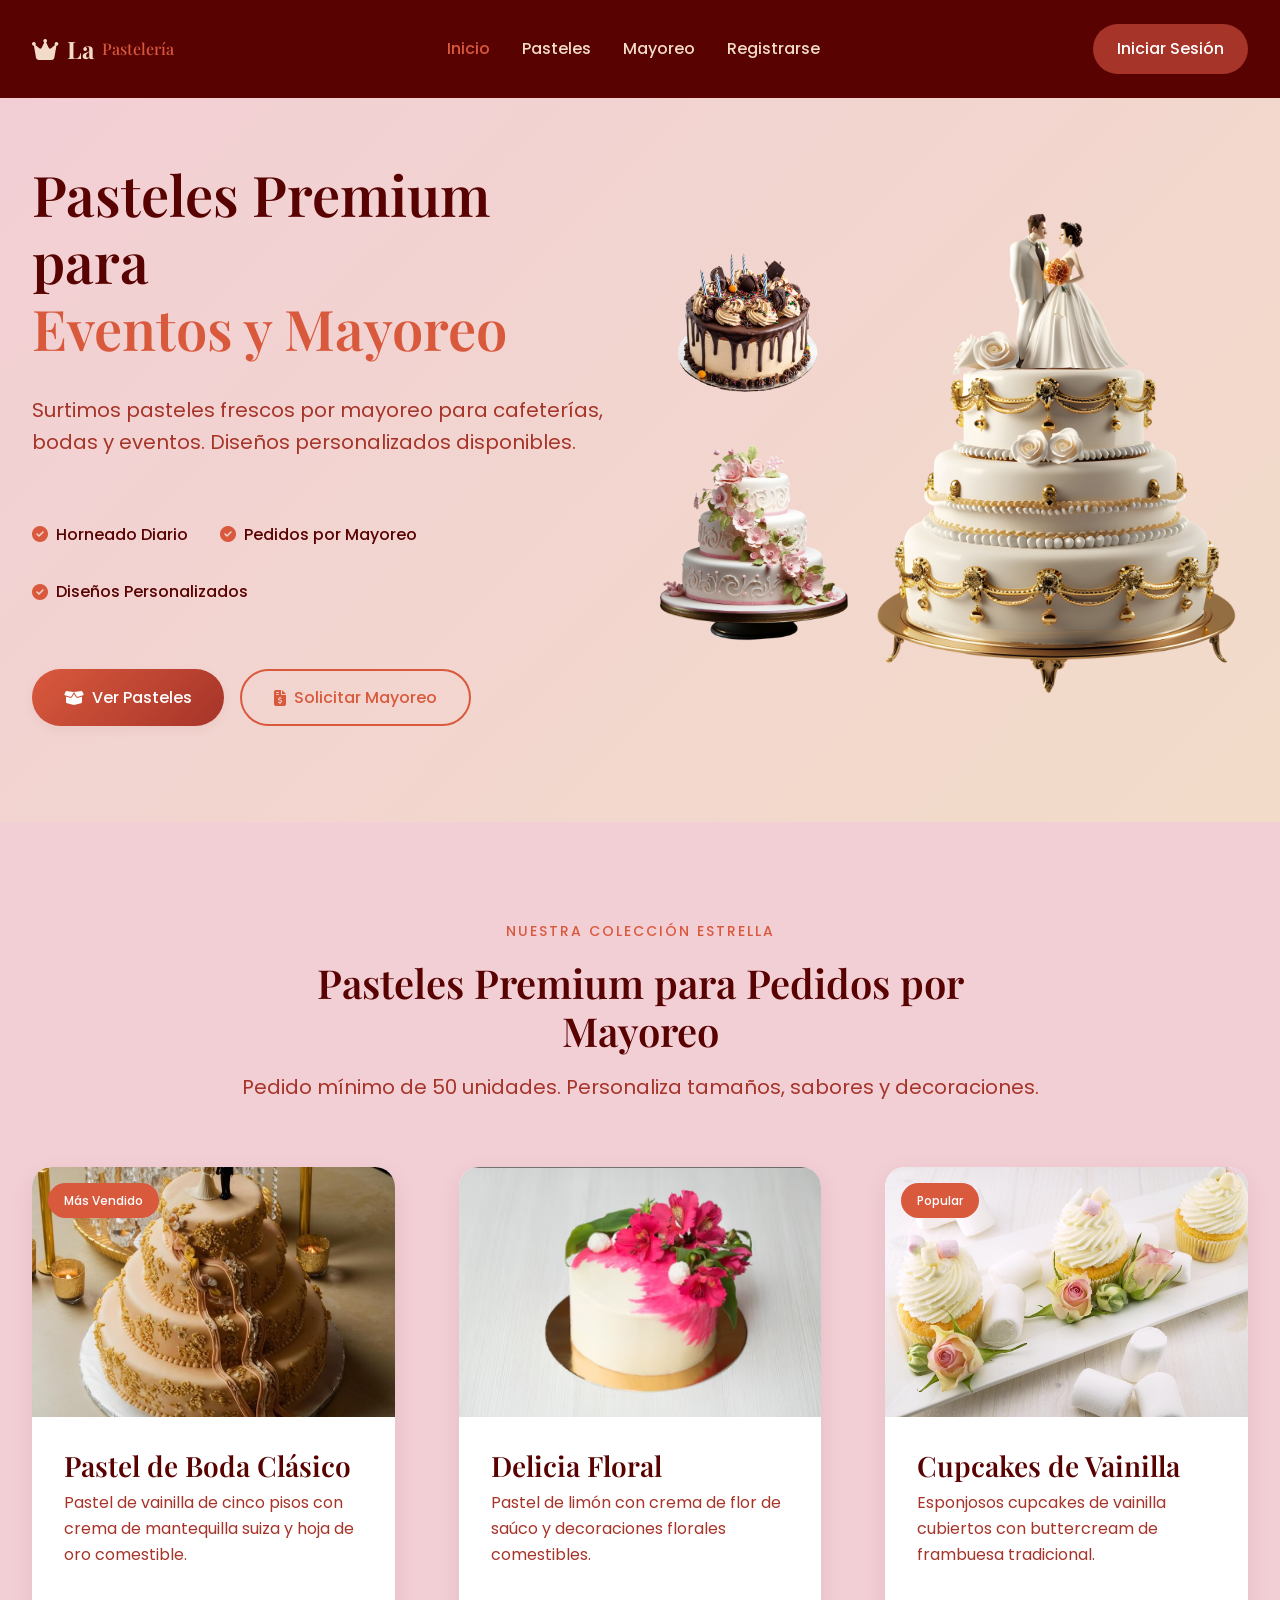
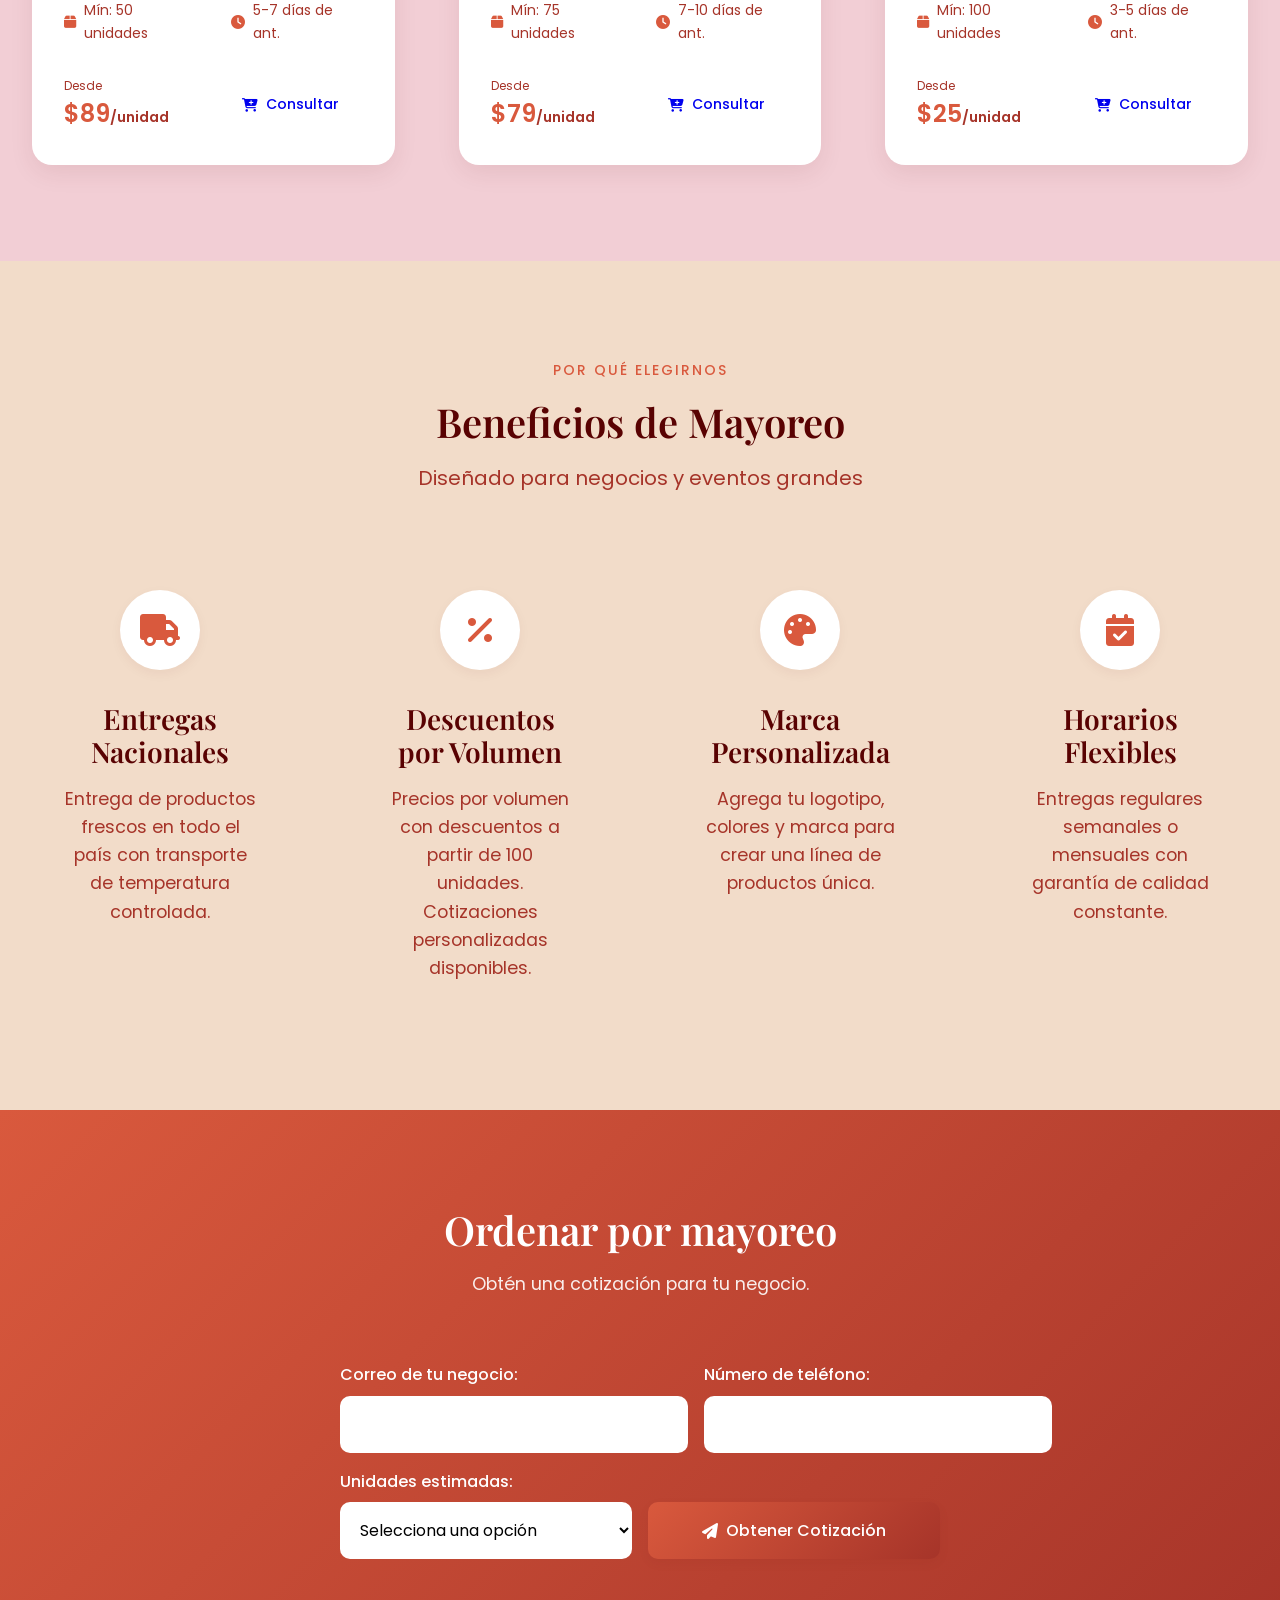
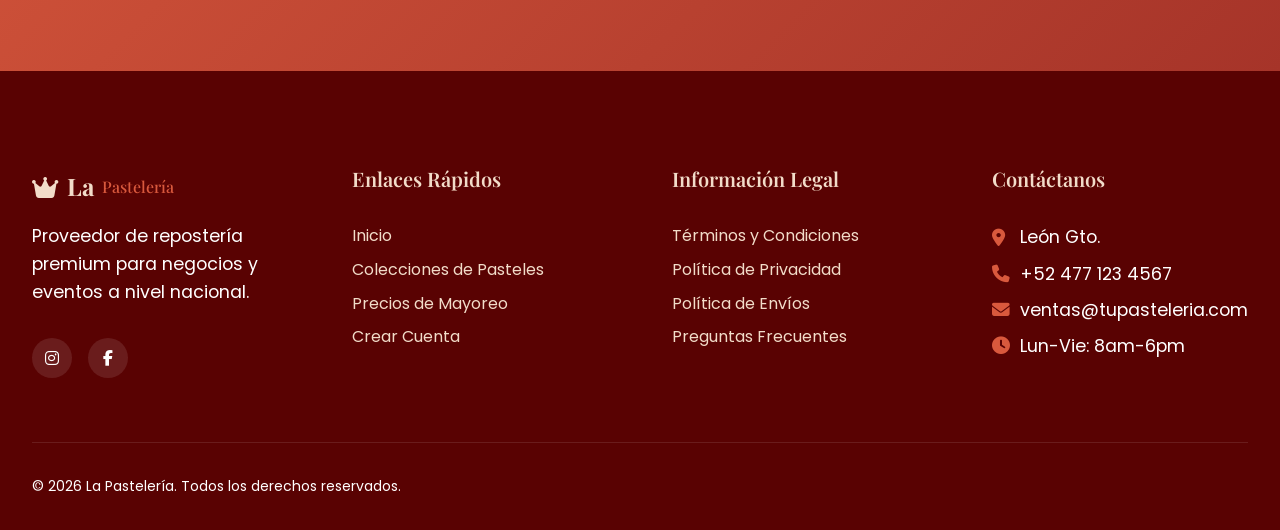
<file: index.html>
<!DOCTYPE html>
<html lang="es">
<head>
    <meta charset="UTF-8">
    <meta name="viewport" content="width=device-width, initial-scale=1.0">
    <title>La Pastelería | Proveedor Premium</title>
    <link rel="preconnect" href="https://fonts.googleapis.com">
    <link rel="preconnect" href="https://fonts.gstatic.com" crossorigin>
    <link href="https://fonts.googleapis.com/css2?family=Poppins:wght@300;400;500;600;700&family=Playfair+Display:wght@400;500;600;700&display=swap" rel="stylesheet">
    <link rel="stylesheet" href="https://cdnjs.cloudflare.com/ajax/libs/font-awesome/6.4.0/css/all.min.css">
    <link rel="stylesheet" href="./estilos/style.css">
</head>
<body>
    
    <nav class="navbar">
        <div class="container nav-container">
            <a href="index.html" class="logo">
                <i class="fas fa-crown"></i>
                La <span class="logo-sub">Pastelería</span>
            </a>
           
            <ul class="nav-menu" id="navMenu">
                <li><a href="index.html" class="nav-link active">Inicio</a></li>
                <li><a href="index.html#pasteles" class="nav-link">Pasteles</a></li>
                <li><a href="index.html#mayoreo" class="nav-link">Mayoreo</a></li>
                <li><a href="registro.html" class="nav-link">Registrarse</a></li>
            </ul>
           
            <a href="login.html" class="btn btn-nav">Iniciar Sesión</a>
        </div>
    </nav>

    <main>
        <section class="hero" id="inicio">
            <div class="container">
                <div class="hero-grid">
                    <div class="hero-content">
                        <h1 class="hero-title">Pasteles Premium para <span class="highlight">Eventos y Mayoreo</span></h1>
                        <p class="hero-subtitle">Surtimos pasteles frescos por mayoreo para cafeterías, bodas y eventos. Diseños personalizados disponibles.</p>
                       
                        <div class="hero-badges">
                            <div class="badge-item">
                                <i class="fas fa-check-circle"></i>
                                <span>Horneado Diario</span>
                            </div>
                            <div class="badge-item">
                                <i class="fas fa-check-circle"></i>
                                <span>Pedidos por Mayoreo</span>
                            </div>
                            <div class="badge-item">
                                <i class="fas fa-check-circle"></i>
                                <span>Diseños Personalizados</span>
                            </div>
                        </div>
                       
                        <div class="hero-buttons">
                            <a href="#pasteles" class="btn btn-primary">
                                <i class="fas fa-box-open"></i> Ver Pasteles
                            </a>
                            <a href="#contacto" class="btn btn-outline">
                                <i class="fas fa-file-invoice-dollar"></i> Solicitar Mayoreo
                            </a>
                        </div>
                    </div>
                   
                    <div class="hero-image">
                        <div class="floating-cake">
                            <img src="./imagenes/PremiumWeddingCake.png" alt="Pastel de Boda Premium">
                        </div>
                        <div class="floating-cake mini-cake-1">
                            <img src="./imagenes/CustomCake.png" alt="Pastel Personalizado">
                        </div>
                        <div class="floating-cake mini-cake-2">
                            <img src="./imagenes/WeddingCake.png" alt="Pastel de Boda">
                        </div>
                    </div>
                </div>
            </div>
        </section>

        <section class="section cakes-section" id="pasteles">
            <div class="container">
                <div class="section-header">
                    <div class="section-label">Nuestra Colección Estrella</div>
                    <h2 class="section-title">Pasteles Premium para Pedidos por Mayoreo</h2>
                    <p class="section-subtitle">Pedido mínimo de 50 unidades. Personaliza tamaños, sabores y decoraciones.</p>
                </div>
               
                <div class="cakes-grid">
                    <div class="cake-card">
                        <div class="cake-image">
                            <img src="./imagenes/Captura de pantalla 2026-10-06 211222.png" alt="Pastel de Boda Clásico">
                            <div class="cake-badge">Más Vendido</div>
                        </div>
                        <div class="cake-info">
                            <h3>Pastel de Boda Clásico</h3>
                            <p class="cake-desc">Pastel de vainilla de cinco pisos con crema de mantequilla suiza y hoja de oro comestible.</p>
                            <div class="cake-details">
                                <div class="detail">
                                    <i class="fas fa-box"></i>
                                    <span>Mín: 50 unidades</span>
                                </div>
                                <div class="detail">
                                    <i class="fas fa-clock"></i>
                                    <span>5-7 días de ant.</span>
                                </div>
                            </div>
                            <div class="cake-footer">
                                <div class="price">
                                    <span class="price-from">Desde</span>
                                    <span class="price-amount">$89<small>/unidad</small></span>
                                </div>
                                <a href="#contacto" class="btn btn-small">
                                    <i class="fas fa-cart-plus"></i> Consultar
                                </a>
                            </div>
                        </div>
                    </div>
                   
                    <div class="cake-card">
                        <div class="cake-image">
                            <img src="./imagenes/Captura de pantalla 2026-10-06 210856.png" alt="Delicia Floral">
                        </div>
                        <div class="cake-info">
                            <h3>Delicia Floral</h3>
                            <p class="cake-desc">Pastel de limón con crema de flor de saúco y decoraciones florales comestibles.</p>
                            <div class="cake-details">
                                <div class="detail">
                                    <i class="fas fa-box"></i>
                                    <span>Mín: 75 unidades</span>
                                </div>
                                <div class="detail">
                                    <i class="fas fa-clock"></i>
                                    <span>7-10 días de ant.</span>
                                </div>
                            </div>
                            <div class="cake-footer">
                                <div class="price">
                                    <span class="price-from">Desde</span>
                                    <span class="price-amount">$79<small>/unidad</small></span>
                                </div>
                                <a href="#contacto" class="btn btn-small">
                                    <i class="fas fa-cart-plus"></i> Consultar
                                </a>
                            </div>
                        </div>
                    </div>

                    <div class="cake-card">
                        <div class="cake-image">
                            <img src="./imagenes/Captura de pantalla 2026-10-06 211537.png" alt="Cupcakes de Vainilla">
                            <div class="cake-badge">Popular</div>
                        </div>
                        <div class="cake-info">
                            <h3>Cupcakes de Vainilla</h3>
                            <p class="cake-desc">Esponjosos cupcakes de vainilla cubiertos con buttercream de frambuesa tradicional.</p>
                            <div class="cake-details">
                                <div class="detail">
                                    <i class="fas fa-box"></i>
                                    <span>Mín: 100 unidades</span>
                                </div>
                                <div class="detail">
                                    <i class="fas fa-clock"></i>
                                    <span>3-5 días de ant.</span>
                                </div>
                            </div>
                            <div class="cake-footer">
                                <div class="price">
                                    <span class="price-from">Desde</span>
                                    <span class="price-amount">$25<small>/unidad</small></span>
                                </div>
                                <a href="#contacto" class="btn btn-small">
                                    <i class="fas fa-cart-plus"></i> Consultar
                                </a>
                            </div>
                        </div>
                    </div>
                </div>
            </div>
        </section>

        <section class="section benefits-section" id="mayoreo">
            <div class="container">
                <div class="section-header">
                    <div class="section-label">Por qué elegirnos</div>
                    <h2 class="section-title">Beneficios de Mayoreo</h2>
                    <p class="section-subtitle">Diseñado para negocios y eventos grandes</p>
                </div>
               
                <div class="benefits-grid">
                    <div class="benefit-card">
                        <div class="benefit-icon">
                            <i class="fas fa-truck"></i>
                        </div>
                        <h3>Entregas Nacionales</h3>
                        <p>Entrega de productos frescos en todo el país con transporte de temperatura controlada.</p>
                    </div>
                   
                    <div class="benefit-card">
                        <div class="benefit-icon">
                            <i class="fas fa-percentage"></i>
                        </div>
                        <h3>Descuentos por Volumen</h3>
                        <p>Precios por volumen con descuentos a partir de 100 unidades. Cotizaciones personalizadas disponibles.</p>
                    </div>
                   
                    <div class="benefit-card">
                        <div class="benefit-icon">
                            <i class="fas fa-palette"></i>
                        </div>
                        <h3>Marca Personalizada</h3>
                        <p>Agrega tu logotipo, colores y marca para crear una línea de productos única.</p>
                    </div>
                   
                    <div class="benefit-card">
                        <div class="benefit-icon">
                            <i class="fas fa-calendar-check"></i>
                        </div>
                        <h3>Horarios Flexibles</h3>
                        <p>Entregas regulares semanales o mensuales con garantía de calidad constante.</p>
                    </div>
                </div>
            </div>
        </section>

        <section class="section cta-section" id="contacto">
            <div class="container">
                <div class="cta-box">
                    <h2>Ordenar por mayoreo</h2>
                    <p>Obtén una cotización para tu negocio.</p>
                    
                    <form class="cta-form" action="dashboard.html">
                        <div class="form-group" style="text-align: left;">
                            <div class="campo" style="flex: 1; margin-bottom: 0;">
                                <label for="correo_negocio" style="color: var(--blanco);">Correo de tu negocio:</label>
                                <input type="email" id="correo_negocio" required>
                            </div>
                            <div class="campo" style="flex: 1; margin-bottom: 0;">
                                <label for="telefono_negocio" style="color: var(--blanco);">Número de teléfono:</label>
                                <input type="tel" id="telefono_negocio">
                            </div>
                        </div>
                        <div class="form-group" style="text-align: left; align-items: flex-end;">
                            <div class="campo" style="flex: 1; margin-bottom: 0;">
                                <label for="unidades_estimadas" style="color: var(--blanco);">Unidades estimadas:</label>
                                <select id="unidades_estimadas" required style="padding: 1rem;">
                                    <option value="" disabled selected>Selecciona una opción</option>
                                    <option value="50-100">50-100 unidades</option>
                                    <option value="100-500">100-500 unidades</option>
                                    <option value="500+">500+ unidades</option>
                                </select>
                            </div>
                            <div style="flex: 1;">
                                <button type="submit" class="btn btn-primary" style="width: 100%; padding: 1rem; border-radius: 10px; justify-content: center;">
                                    <i class="fas fa-paper-plane"></i> Obtener Cotización
                                </button>
                            </div>
                        </div>
                    </form>

                </div>
            </div>
        </section>
    </main>

    <footer class="footer">
        <div class="container">
            <div class="footer-grid">
                <div class="footer-col">
                    <a href="#" class="logo">
                        <i class="fas fa-crown"></i>
                        La <span class="logo-sub">Pastelería</span>
                    </a>
                    <p class="footer-text">Proveedor de repostería premium para negocios y eventos a nivel nacional.</p>
                    <div class="social-links">
                        <a href="#"><i class="fab fa-instagram"></i></a>
                        <a href="#"><i class="fab fa-facebook-f"></i></a>
                    </div>
                </div>
               
                <div class="footer-col">
                    <h4>Enlaces Rápidos</h4>
                    <ul>
                        <li><a href="#inicio">Inicio</a></li>
                        <li><a href="#pasteles">Colecciones de Pasteles</a></li>
                        <li><a href="#mayoreo">Precios de Mayoreo</a></li>
                        <li><a href="registro.html">Crear Cuenta</a></li>
                    </ul>
                </div>
               
                <div class="footer-col">
                    <h4>Información Legal</h4>
                    <ul>
                        <li><a href="#">Términos y Condiciones</a></li>
                        <li><a href="#">Política de Privacidad</a></li>
                        <li><a href="#">Política de Envíos</a></li>
                        <li><a href="#">Preguntas Frecuentes</a></li>
                    </ul>
                </div>
               
                <div class="footer-col">
                    <h4>Contáctanos</h4>
                    <div class="contact-info">
                        <p><i class="fas fa-map-marker-alt"></i>León Gto.</p>
                        <p><i class="fas fa-phone"></i> +52 477 123 4567</p>
                        <p><i class="fas fa-envelope"></i> ventas@tupasteleria.com</p>
                        <p><i class="fas fa-clock"></i> Lun-Vie: 8am-6pm</p>
                    </div>
                </div>
            </div>
           
            <div class="footer-bottom">
                <p>&copy; 2026 La Pastelería. Todos los derechos reservados.</p>
            </div>
        </div>
    </footer>
</body>
</html>
</file>
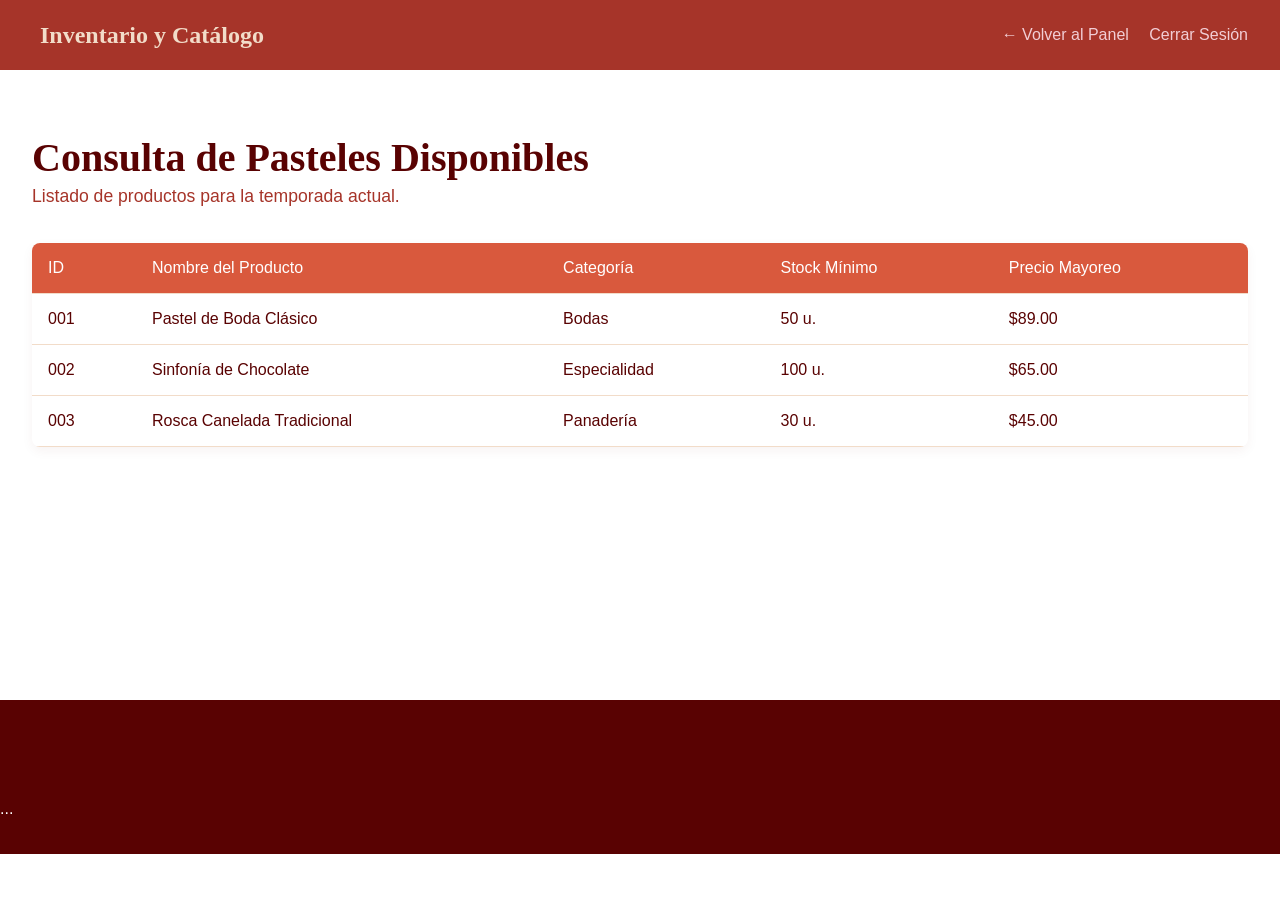
<file: consulta.html>
<link rel="stylesheet" href="./estilos/style.css">
<body style="background: var(--blanco);">
    <header class="dashboard-header">
        <div class="logo"><i class="fas fa-crown"></i> Inventario y Catálogo</div>
        <nav class="dashboard-nav">
            <a href="dashboard.html">← Volver al Panel</a>
            <a href="index.html">Cerrar Sesión</a>
        </nav>
    </header>

    <main class="container" style="padding-top: 4rem; min-height: 70vh;">
        <h2>Consulta de Pasteles Disponibles</h2>
        <p>Listado de productos para la temporada actual.</p>

        <section class="tabla-responsiva">
            <table>
                <thead>
                    <tr>
                        <th>ID</th>
                        <th>Nombre del Producto</th>
                        <th>Categoría</th>
                        <th>Stock Mínimo</th>
                        <th>Precio Mayoreo</th>
                    </tr>
                </thead>
                <tbody>
                    <tr>
                        <td>001</td>
                        <td>Pastel de Boda Clásico</td>
                        <td>Bodas</td>
                        <td>50 u.</td>
                        <td>$89.00</td>
                    </tr>
                    <tr>
                        <td>002</td>
                        <td>Sinfonía de Chocolate</td>
                        <td>Especialidad</td>
                        <td>100 u.</td>
                        <td>$65.00</td>
                    </tr>
                    <tr>
                        <td>003</td>
                        <td>Rosca Canelada Tradicional</td>
                        <td>Panadería</td>
                        <td>30 u.</td>
                        <td>$45.00</td>
                    </tr>
                </tbody>
            </table>
        </section>
    </main>

    <footer class="footer">...</footer>
</body>
</file>
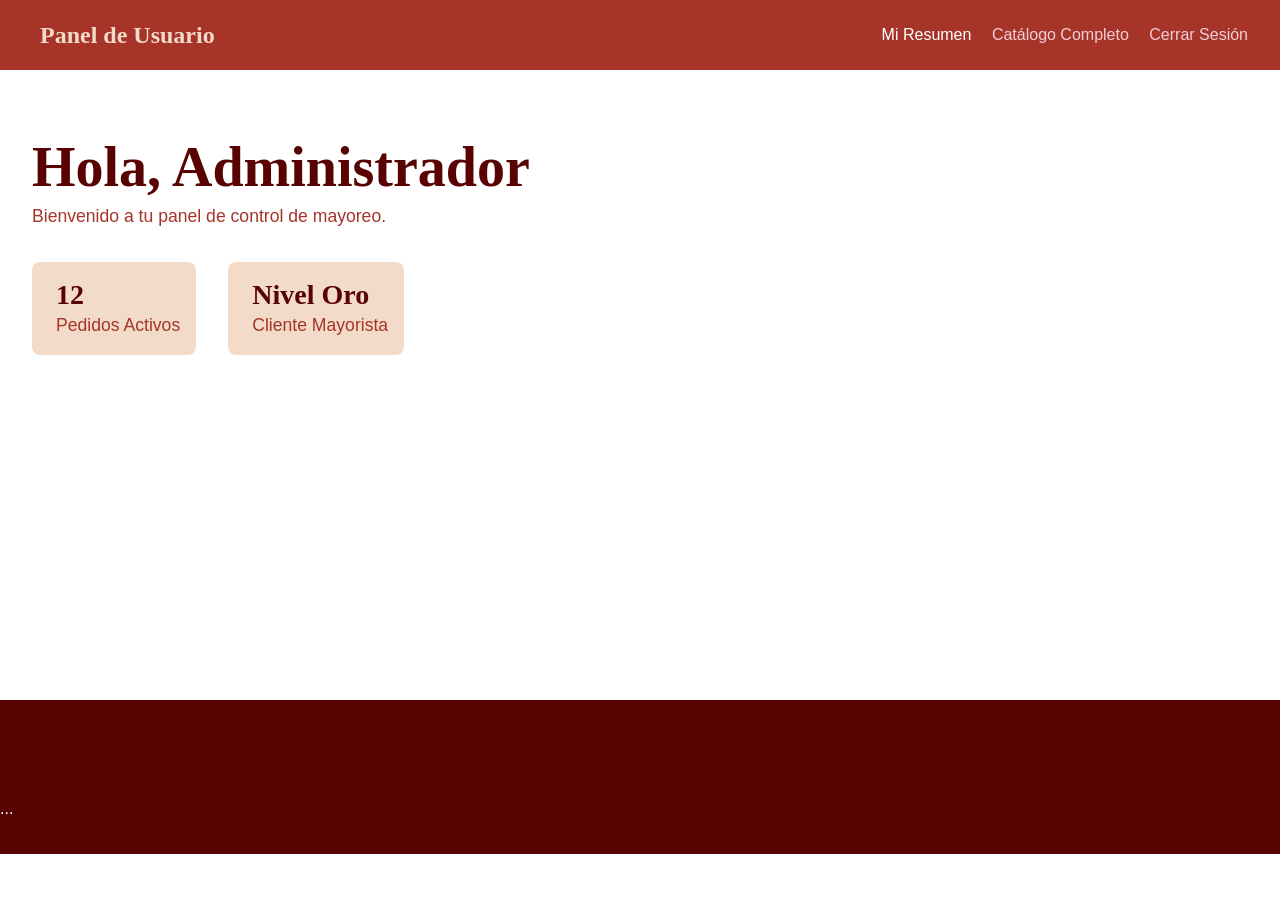
<file: dashboard.html>
<link rel="stylesheet" href="./estilos/style.css">
<body style="background: var(--blanco);">
    <header class="dashboard-header">
        <div class="logo"><i class="fas fa-crown"></i> Panel de Usuario</div>
        <nav class="dashboard-nav">
            <a href="dashboard.html" style="color: var(--blanco);">Mi Resumen</a>
            <a href="consulta.html">Catálogo Completo</a>
            <a href="index.html">Cerrar Sesión</a>
        </nav>
    </header>

    <main class="container" style="padding-top: 4rem; min-height: 70vh;">
        <h1>Hola, Administrador</h1>
        <p>Bienvenido a tu panel de control de mayoreo.</p>
        
        <div class="hero-badges" style="margin-top: 2rem;">
            <div class="badge-item" style="background: var(--c-crema); padding: 1rem; border-radius: 8px;">
                <i class="fas fa-shopping-bag fa-2x"></i>
                <div>
                    <h3>12</h3>
                    <p>Pedidos Activos</p>
                </div>
            </div>
            <div class="badge-item" style="background: var(--c-crema); padding: 1rem; border-radius: 8px;">
                <i class="fas fa-star fa-2x"></i>
                <div>
                    <h3>Nivel Oro</h3>
                    <p>Cliente Mayorista</p>
                </div>
            </div>
        </div>
    </main>

    <footer class="footer">...</footer>
</body>
</file>
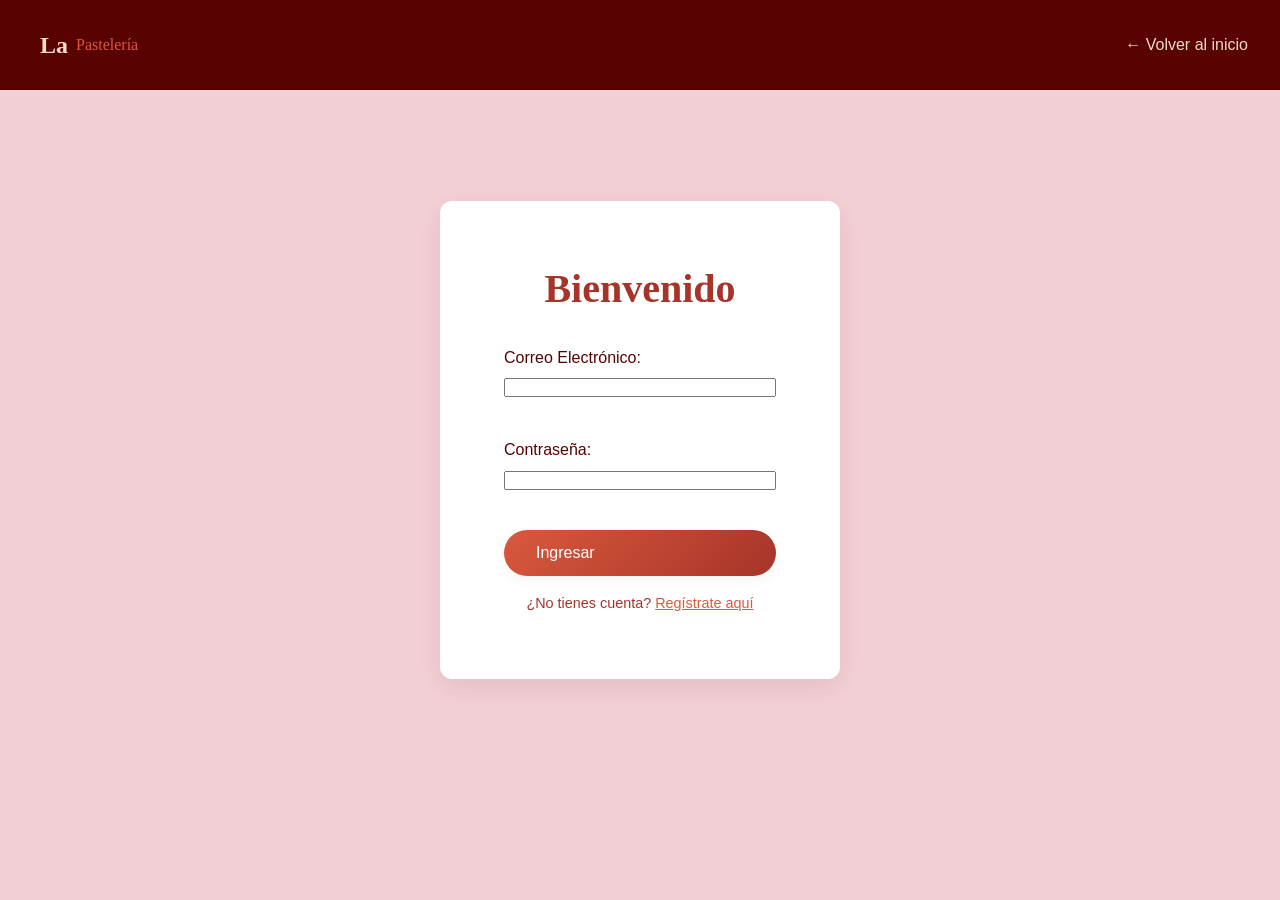
<file: login.html>
<link rel="stylesheet" href="./estilos/style.css">
<body>
    <nav class="navbar">
        <div class="container nav-container">
            <a href="index.html" class="logo"><i class="fas fa-crown"></i> La <span class="logo-sub">Pastelería</span></a>
            <a href="index.html" class="nav-link">← Volver al inicio</a>
        </div>
    </nav>

    <main class="auth-container" style="margin-top: 80px;">
        <form class="auth-form" action="dashboard.html">
            <h2>Bienvenido</h2>
            
            <div class="campo">
                <label for="email_login">Correo Electrónico:</label>
                <input type="email" id="email_login" name="email" required class="form-group">
            </div>
            
            <div class="campo">
                <label for="pass_login">Contraseña:</label>
                <input type="password" id="pass_login" name="password" required class="form-group">
            </div>
            
            <button type="submit" class="btn btn-primary" style="width: 100%;">Ingresar</button>
            <p style="text-align: center; margin-top: 1rem; font-size: 0.9rem;">
                ¿No tienes cuenta? <a href="registro.html" style="color: var(--c-naranja);">Regístrate aquí</a>
            </p>
        </form>
    </main>
</body>
</file>
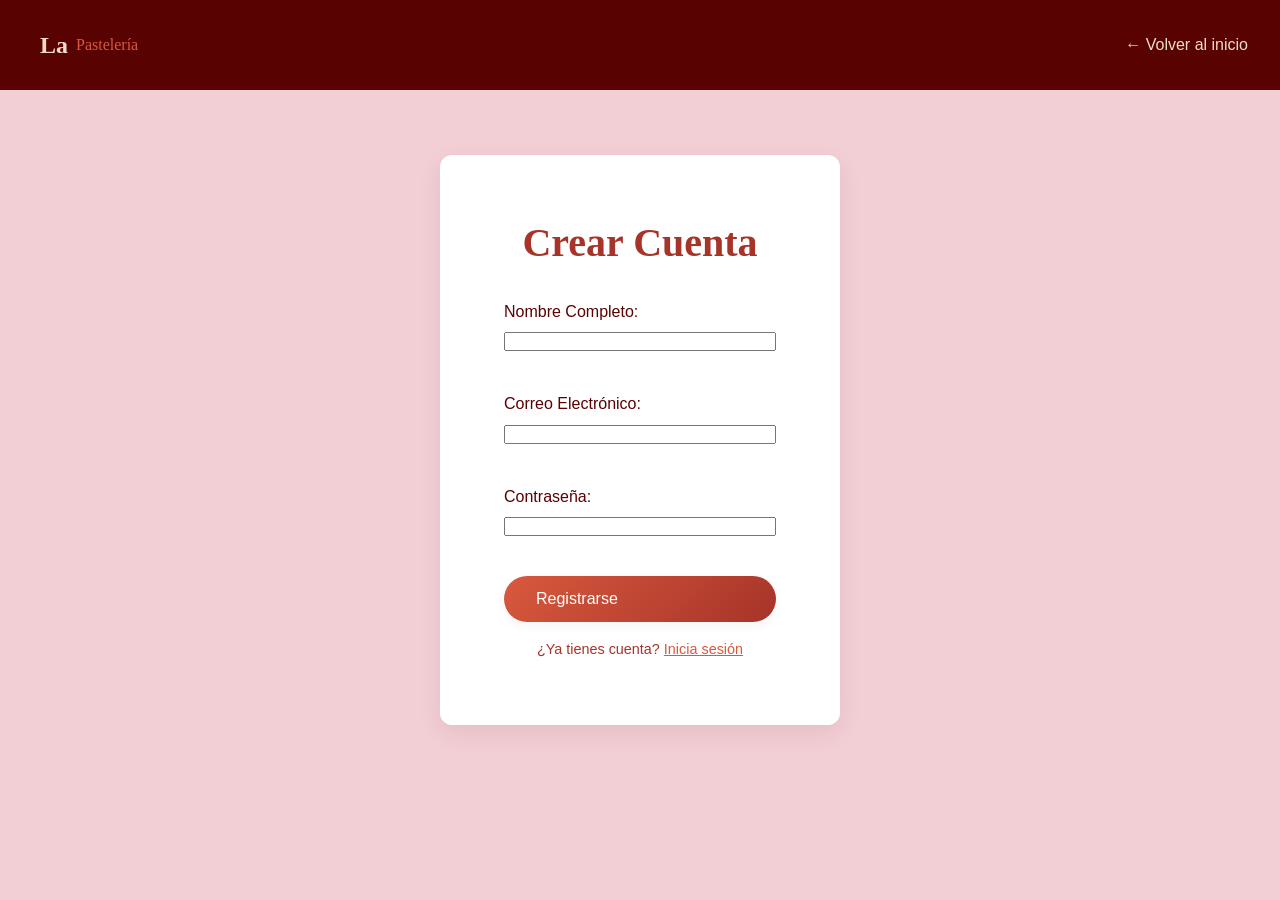
<file: registro.html>
<link rel="stylesheet" href="./estilos/style.css">
<body>
    <nav class="navbar">
        <div class="container nav-container">
            <a href="index.html" class="logo"><i class="fas fa-crown"></i> La <span class="logo-sub">Pastelería</span></a>
            <a href="index.html" class="nav-link">← Volver al inicio</a>
        </div>
    </nav>

    <main class="auth-container" style="margin-top: 80px;">
        <form class="auth-form" action="login.html">
            <h2>Crear Cuenta</h2>
            
            <div class="campo">
                <label for="nombre_reg">Nombre Completo:</label>
                <input type="text" id="nombre_reg" name="nombre" required class="form-group">
            </div>

            <div class="campo">
                <label for="email_reg">Correo Electrónico:</label>
                <input type="email" id="email_reg" name="email" required class="form-group">
            </div>
            
            <div class="campo">
                <label for="pass_reg">Contraseña:</label>
                <input type="password" id="pass_reg" name="password" required class="form-group">
            </div>
            
            <button type="submit" class="btn btn-primary" style="width: 100%;">Registrarse</button>
            <p style="text-align: center; margin-top: 1rem; font-size: 0.9rem;">
                ¿Ya tienes cuenta? <a href="login.html" style="color: var(--c-naranja);">Inicia sesión</a>
            </p>
        </form>
    </main>
</body>
</file>
<file: estilos/style.css>
:root {
    --c-rosa-claro: #F2CED5;
    --c-crema: #F2DCC9;
    --c-naranja: #D9593D;
    --c-rojo-oxido: #A63429;
    --c-marron-oscuro: #590202;
    --blanco: #FFFFFF;
    
    --space-xs: 0.5rem;
    --space-sm: 1rem;
    --space-md: 2rem;
    --space-lg: 4rem;
    --space-xl: 6rem;
    
    --font-heading: 'Playfair Display', serif;
    --font-body: 'Poppins', sans-serif;
    
    --shadow-sm: 0 4px 12px rgba(89, 2, 2, 0.05);
    --shadow-md: 0 8px 24px rgba(89, 2, 2, 0.08);
    --shadow-lg: 0 16px 48px rgba(89, 2, 2, 0.1);
    --transition: all 0.3s cubic-bezier(0.4, 0, 0.2, 1);
}

* {
    margin: 0;
    padding: 0;
    box-sizing: border-box;
}

html {
    scroll-behavior: smooth;
}

body {
    font-family: var(--font-body);
    color: var(--c-marron-oscuro);
    background: var(--c-rosa-claro);
    line-height: 1.6;
    overflow-x: hidden;
}

.container {
    width: 100%;
    max-width: 1280px;
    margin: 0 auto;
    padding: 0 var(--space-md);
}

h1, h2, h3, h4 {
    font-family: var(--font-heading);
    font-weight: 600;
    line-height: 1.2;
    color: var(--c-marron-oscuro);
}

h1 { font-size: 3.5rem; }
h2 { font-size: 2.5rem; }
h3 { font-size: 1.75rem; }
h4 { font-size: 1.25rem; }

@media (max-width: 768px) {
    h1 { font-size: 2.5rem; }
    h2 { font-size: 2rem; }
    h3 { font-size: 1.5rem; }
}

p {
    color: var(--c-rojo-oxido);
    font-size: 1.1rem;
}

.highlight {
    color: var(--c-naranja);
    position: relative;
    display: inline-block;
}

.highlight::after {
    content: '';
    position: absolute;
    bottom: 5px;
    left: 0;
    width: 100%;
    height: 8px;
    background: rgba(217, 89, 61, 0.15);
    z-index: -1;
    border-radius: 4px;
}

.btn {
    display: inline-flex;
    align-items: center;
    gap: var(--space-xs);
    padding: 0.875rem 2rem;
    border-radius: 50px;
    font-family: var(--font-body);
    font-weight: 500;
    font-size: 1rem;
    cursor: pointer;
    transition: var(--transition);
    border: none;
    text-decoration: none;
    white-space: nowrap;
}

.btn-primary {
    background: linear-gradient(135deg, var(--c-naranja), var(--c-rojo-oxido));
    color: var(--blanco);
    box-shadow: var(--shadow-sm);
}

.btn-primary:hover {
    transform: translateY(-2px);
    box-shadow: var(--shadow-md);
}

.btn-outline {
    background: transparent;
    color: var(--c-naranja);
    border: 2px solid var(--c-naranja);
}

.btn-outline:hover {
    background: var(--c-naranja);
    color: var(--blanco);
}

.btn-small {
    padding: 0.5rem 1.5rem;
    font-size: 0.875rem;
}

.btn-nav {
    background: var(--c-rojo-oxido);
    color: var(--blanco);
    padding: 0.75rem 1.5rem;
}

.navbar {
    position: fixed;
    top: 0;
    left: 0;
    width: 100%;
    z-index: 1000;
    padding: 1.5rem 0;
    transition: var(--transition);
    background-color: var(--c-marron-oscuro);
}

.nav-container {
    display: flex;
    align-items: center;
    justify-content: space-between;
    gap: var(--space-md);
}

.logo {
    font-family: var(--font-heading);
    font-size: 1.5rem;
    font-weight: 700;
    color: var(--c-crema);
    text-decoration: none;
    display: flex;
    align-items: center;
    gap: 0.5rem;
}

.logo i {
    color: var(--c-crema);
}

.logo-sub {
    font-size: 1rem;
    color: var(--c-naranja);
    font-weight: 500;
}

.nav-menu {
    display: flex;
    list-style: none;
    gap: var(--space-md);
    align-items: center;
}

.nav-link {
    text-decoration: none;
    color: var(--c-crema);
    font-weight: 500;
    position: relative;
    padding: 0.5rem 0;
    transition: var(--transition);
}

.nav-link::after {
    content: '';
    position: absolute;
    bottom: 0;
    left: 0;
    width: 0;
    height: 2px;
    background: var(--c-naranja);
    transition: var(--transition);
}

.nav-link:hover::after {
    width: 100%;
}

.nav-link.active {
    color: var(--c-naranja);
}

.hero {
    padding: 10rem 0 6rem;
    background: linear-gradient(135deg, var(--c-rosa-claro) 0%, var(--c-crema) 100%);
    position: relative;
    overflow: hidden;
}

.hero-grid {
    display: grid;
    grid-template-columns: 1fr 1fr;
    gap: var(--space-lg);
    align-items: center;
}

.hero-badge {
    display: inline-block;
    background: var(--c-naranja);
    color: var(--blanco);
    padding: 0.5rem 1rem;
    border-radius: 50px;
    font-size: 0.875rem;
    font-weight: 500;
    margin-bottom: var(--space-md);
}

.hero-title {
    margin-bottom: var(--space-md);
}

.hero-subtitle {
    font-size: 1.25rem;
    margin-bottom: var(--space-lg);
}

.hero-badges {
    display: flex;
    gap: var(--space-md);
    margin-bottom: var(--space-lg);
    flex-wrap: wrap;
}

.badge-item {
    display: flex;
    align-items: center;
    gap: 0.5rem;
    color: var(--c-marron-oscuro);
    font-weight: 500;
}

.badge-item i {
    color: var(--c-naranja);
}

.hero-buttons {
    display: flex;
    gap: var(--space-sm);
    flex-wrap: wrap;
}

.hero-image {
    position: relative;
    height: 500px;
}

.floating-cake {
    position: absolute;
    border-radius: 20px;
    overflow: hidden;
    animation: float 20s ease-in-out infinite;
}

.floating-cake img {
    width: 100%;
    height: 100%;
    object-fit: cover;
}

.floating-cake:first-child {
    width: 400px;
    height: 500px;
    top: 0;
    right: 0;
    z-index: 2;
}

.mini-cake-1 {
    width: 150px;
    height: 150px;
    top: 50px;
    left: 0;
    z-index: 1;
    animation-delay: 5s;
}

.mini-cake-2 {
    width: 200px;
    height: 200px;
    bottom: 50px;
    right: 400px;
    z-index: 1;
    animation-delay: 10s;
}

@keyframes float {
    0%, 100% { transform: translateY(0) rotate(0deg); }
    25% { transform: translateY(-20px) rotate(5deg); }
    50% { transform: translateY(10px) rotate(-5deg); }
    75% { transform: translateY(-10px) rotate(3deg); }
}

.section {
    padding: var(--space-xl) 0;
}

.section-header {
    text-align: center;
    margin-bottom: var(--space-lg);
    max-width: 800px;
    margin-left: auto;
    margin-right: auto;
}

.section-label {
    display: inline-block;
    color: var(--c-naranja);
    font-weight: 500;
    text-transform: uppercase;
    letter-spacing: 2px;
    font-size: 0.875rem;
    margin-bottom: var(--space-sm);
}

.section-title {
    margin-bottom: var(--space-sm);
}

.section-subtitle {
    font-size: 1.25rem;
}

.cakes-grid {
    display: grid;
    grid-template-columns: repeat(auto-fit, minmax(350px, 1fr));
    gap: var(--space-lg);
}

.cake-card {
    background: var(--blanco);
    border-radius: 20px;
    overflow: hidden;
    box-shadow: var(--shadow-md);
    transition: var(--transition);
}

.cake-card:hover {
    transform: translateY(-10px);
    box-shadow: var(--shadow-lg);
}

.cake-image {
    position: relative;
    height: 250px;
    overflow: hidden;
}

.cake-image img {
    width: 100%;
    height: 100%;
    object-fit: cover;
    transition: var(--transition);
}

.cake-card:hover .cake-image img {
    transform: scale(1.05);
}

.cake-badge {
    position: absolute;
    top: var(--space-sm);
    left: var(--space-sm);
    background: var(--c-naranja);
    color: var(--blanco);
    padding: 0.5rem 1rem;
    border-radius: 50px;
    font-size: 0.75rem;
    font-weight: 500;
}

.cake-badge.new {
    background: var(--c-rojo-oxido);
}

.cake-info {
    padding: var(--space-md);
}

.cake-info h3 {
    margin-bottom: var(--space-xs);
}

.cake-desc {
    margin-bottom: var(--space-md);
    font-size: 1rem;
}

.cake-details {
    display: flex;
    gap: var(--space-md);
    margin-bottom: var(--space-md);
}

.detail {
    display: flex;
    align-items: center;
    gap: 0.5rem;
    color: var(--c-rojo-oxido);
    font-size: 0.875rem;
}

.detail i {
    color: var(--c-naranja);
}

.cake-footer {
    display: flex;
    justify-content: space-between;
    align-items: center;
}

.price {
    display: flex;
    flex-direction: column;
}

.price-from {
    font-size: 0.75rem;
    color: var(--c-rojo-oxido);
}

.price-amount {
    font-size: 1.5rem;
    font-weight: 600;
    color: var(--c-naranja);
}

.price-amount small {
    font-size: 0.875rem;
    color: var(--c-rojo-oxido);
}

.benefits-section {
    background: var(--c-crema);
}

.benefits-grid {
    display: grid;
    grid-template-columns: repeat(auto-fit, minmax(250px, 1fr));
    gap: var(--space-lg);
}

.benefit-card {
    text-align: center;
    padding: var(--space-md);
}

.benefit-icon {
    width: 80px;
    height: 80px;
    background: var(--blanco);
    border-radius: 50%;
    display: flex;
    align-items: center;
    justify-content: center;
    margin: 0 auto var(--space-md);
    font-size: 2rem;
    color: var(--c-naranja);
    box-shadow: var(--shadow-sm);
}

.benefit-card h3 {
    margin-bottom: var(--space-sm);
}

.cta-section {
    background: linear-gradient(135deg, var(--c-naranja), var(--c-rojo-oxido));
    color: var(--blanco);
}

.cta-box {
    text-align: center;
    max-width: 800px;
    margin: 0 auto;
}

.cta-box h2 {
    margin-bottom: var(--space-sm);
    color: var(--blanco);
}

.cta-box p {
    color: rgba(255, 255, 255, 0.9);
    margin-bottom: var(--space-lg);
}

.cta-form {
    max-width: 600px;
    margin: 0 auto;
}

.form-group {
    display: flex;
    gap: var(--space-sm);
    margin-bottom: var(--space-sm);
}

.form-group input,
.form-group select {
    flex: 1;
    padding: 1rem;
    border: none;
    border-radius: 10px;
    font-family: var(--font-body);
    font-size: 1rem;
    background: var(--blanco);
}

.form-group input:focus,
.form-group select:focus {
    outline: 2px solid var(--c-rojo-oxido);
}

.footer {
    background: var(--c-marron-oscuro);
    color: var(--blanco);
    padding: var(--space-xl) 0 var(--space-md);
}

.footer-grid {
    display: grid;
    grid-template-columns: repeat(auto-fit, minmax(250px, 1fr));
    gap: var(--space-lg);
    margin-bottom: var(--space-lg);
}

.footer-col h4 {
    margin-bottom: var(--space-md);
    color: var(--c-crema);
}

.footer-text {
    color: var(--blanco);
    margin: var(--space-sm) 0;
}

.social-links {
    display: flex;
    gap: var(--space-sm);
    margin-top: var(--space-md);
}

.social-links a {
    display: inline-flex;
    align-items: center;
    justify-content: center;
    width: 40px;
    height: 40px;
    background: rgba(255, 255, 255, 0.1);
    border-radius: 50%;
    color: var(--blanco);
    text-decoration: none;
    transition: var(--transition);
}

.social-links a:hover {
    background: var(--c-naranja);
    transform: translateY(-3px);
}

.footer-col ul {
    list-style: none;
}

.footer-col ul li {
    margin-bottom: var(--space-xs);
}

.footer-col ul li a {
    color: var(--c-crema);
    text-decoration: none;
    transition: var(--transition);
}

.footer-col ul li a:hover {
    color: var(--c-naranja);
}

.contact-info p {
    display: flex;
    align-items: center;
    gap: var(--space-xs);
    color: var(--blanco);
    margin-bottom: var(--space-xs);
}

.contact-info i {
    color: var(--c-naranja);
    width: 20px;
}

.footer-bottom {
    padding-top: var(--space-md);
    border-top: 1px solid rgba(255, 255, 255, 0.1);
    display: flex;
    justify-content: space-between;
    align-items: center;
    flex-wrap: wrap;
    gap: var(--space-sm);
}

.footer-bottom p {
    color: var(--blanco);
    font-size: 0.875rem;
}

.auth-container {
    min-height: 80vh;
    display: flex;
    align-items: center;
    justify-content: center;
    padding: var(--space-md);
}

.auth-form {
    background: var(--blanco);
    padding: var(--space-lg);
    border-radius: 12px;
    box-shadow: var(--shadow-md);
    width: 100%;
    max-width: 400px;
}

.auth-form h2 {
    text-align: center;
    margin-bottom: var(--space-md);
    color: var(--c-rojo-oxido);
}

.campo {
    margin-bottom: 1.5rem;
    display: flex;
    flex-direction: column;
}

.campo label {
    margin-bottom: 0.5rem;
    font-weight: 500;
    color: var(--c-marron-oscuro);
}

.dashboard-header {
    background-color: var(--c-rojo-oxido);
    padding: 1rem 2rem;
    display: flex;
    justify-content: space-between;
    align-items: center;
    color: var(--blanco);
}

.dashboard-nav a {
    color: var(--c-rosa-claro);
    text-decoration: none;
    margin-left: 1rem;
    font-weight: 500;
}

.dashboard-nav a:hover {
    color: var(--blanco);
}

.tabla-responsiva {
    overflow-x: auto;
    background: var(--blanco);
    border-radius: 8px;
    box-shadow: var(--shadow-sm);
    margin-top: 2rem;
}

table {
    width: 100%;
    border-collapse: collapse;
}

th, td {
    padding: 1rem;
    text-align: left;
    border-bottom: 1px solid var(--c-crema);
}

th {
    background-color: var(--c-naranja);
    color: var(--blanco);
    font-weight: 500;
}

@media (max-width: 1024px) {
    .hero-grid {
        grid-template-columns: 1fr;
        text-align: center;
    }
    .hero-image {
        height: 400px;
        margin-top: var(--space-lg);
    }
    .floating-cake:first-child {
        width: 300px;
        height: 400px;
        left: 50%;
        transform: translateX(-50%);
    }
    .mini-cake-1, .mini-cake-2 {
        display: none;
    }
}

@media (max-width: 768px) {
    .nav-menu {
        display: none; 
    }
    .form-group {
        flex-direction: column;
    }
    .cakes-grid {
        grid-template-columns: 1fr;
    }
    .dashboard-header {
        flex-direction: column;
        gap: 1rem;
        text-align: center;
    }
    .dashboard-nav a {
        display: block;
        margin: 0.5rem 0;
    }
}

@media (max-width: 480px) {
    .hero-buttons {
        flex-direction: column;
    }
    .btn {
        width: 100%;
        justify-content: center;
    }
    .footer-bottom {
        flex-direction: column;
        text-align: center;
    }
}
</file>
